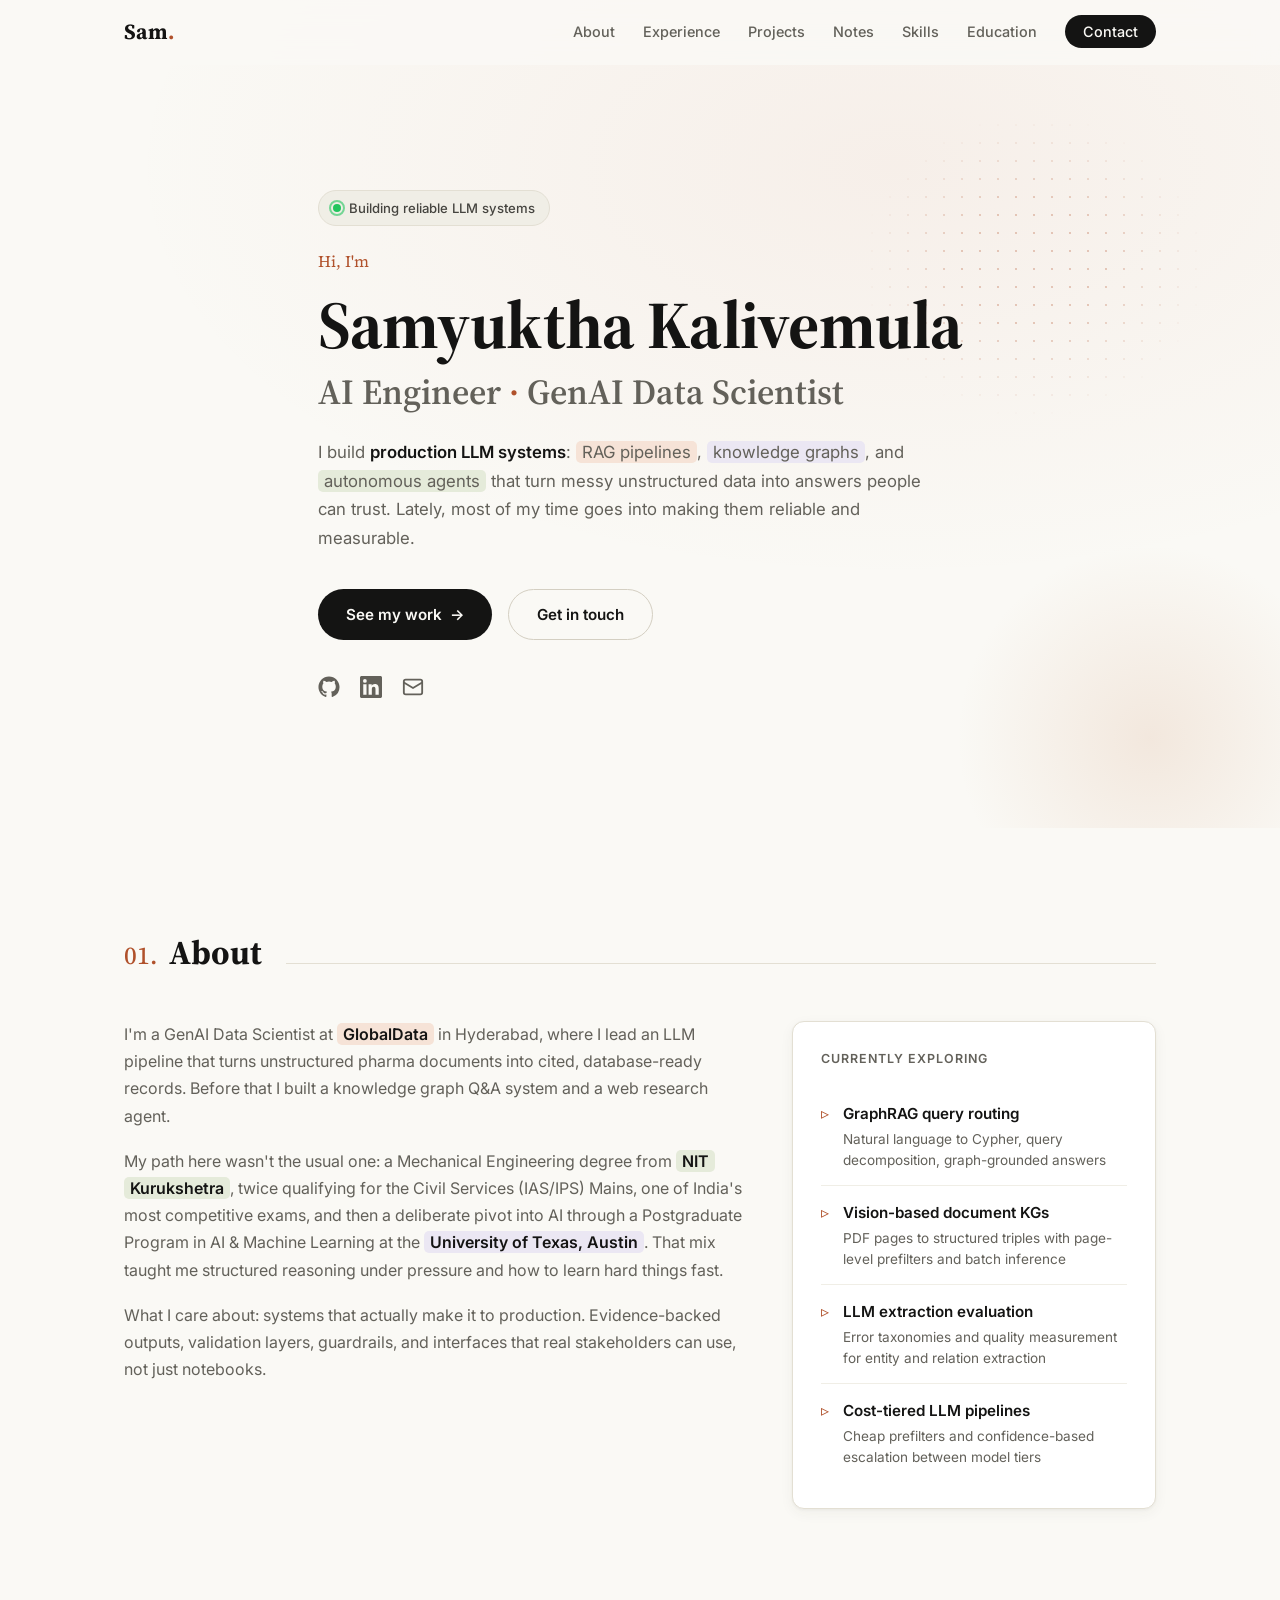
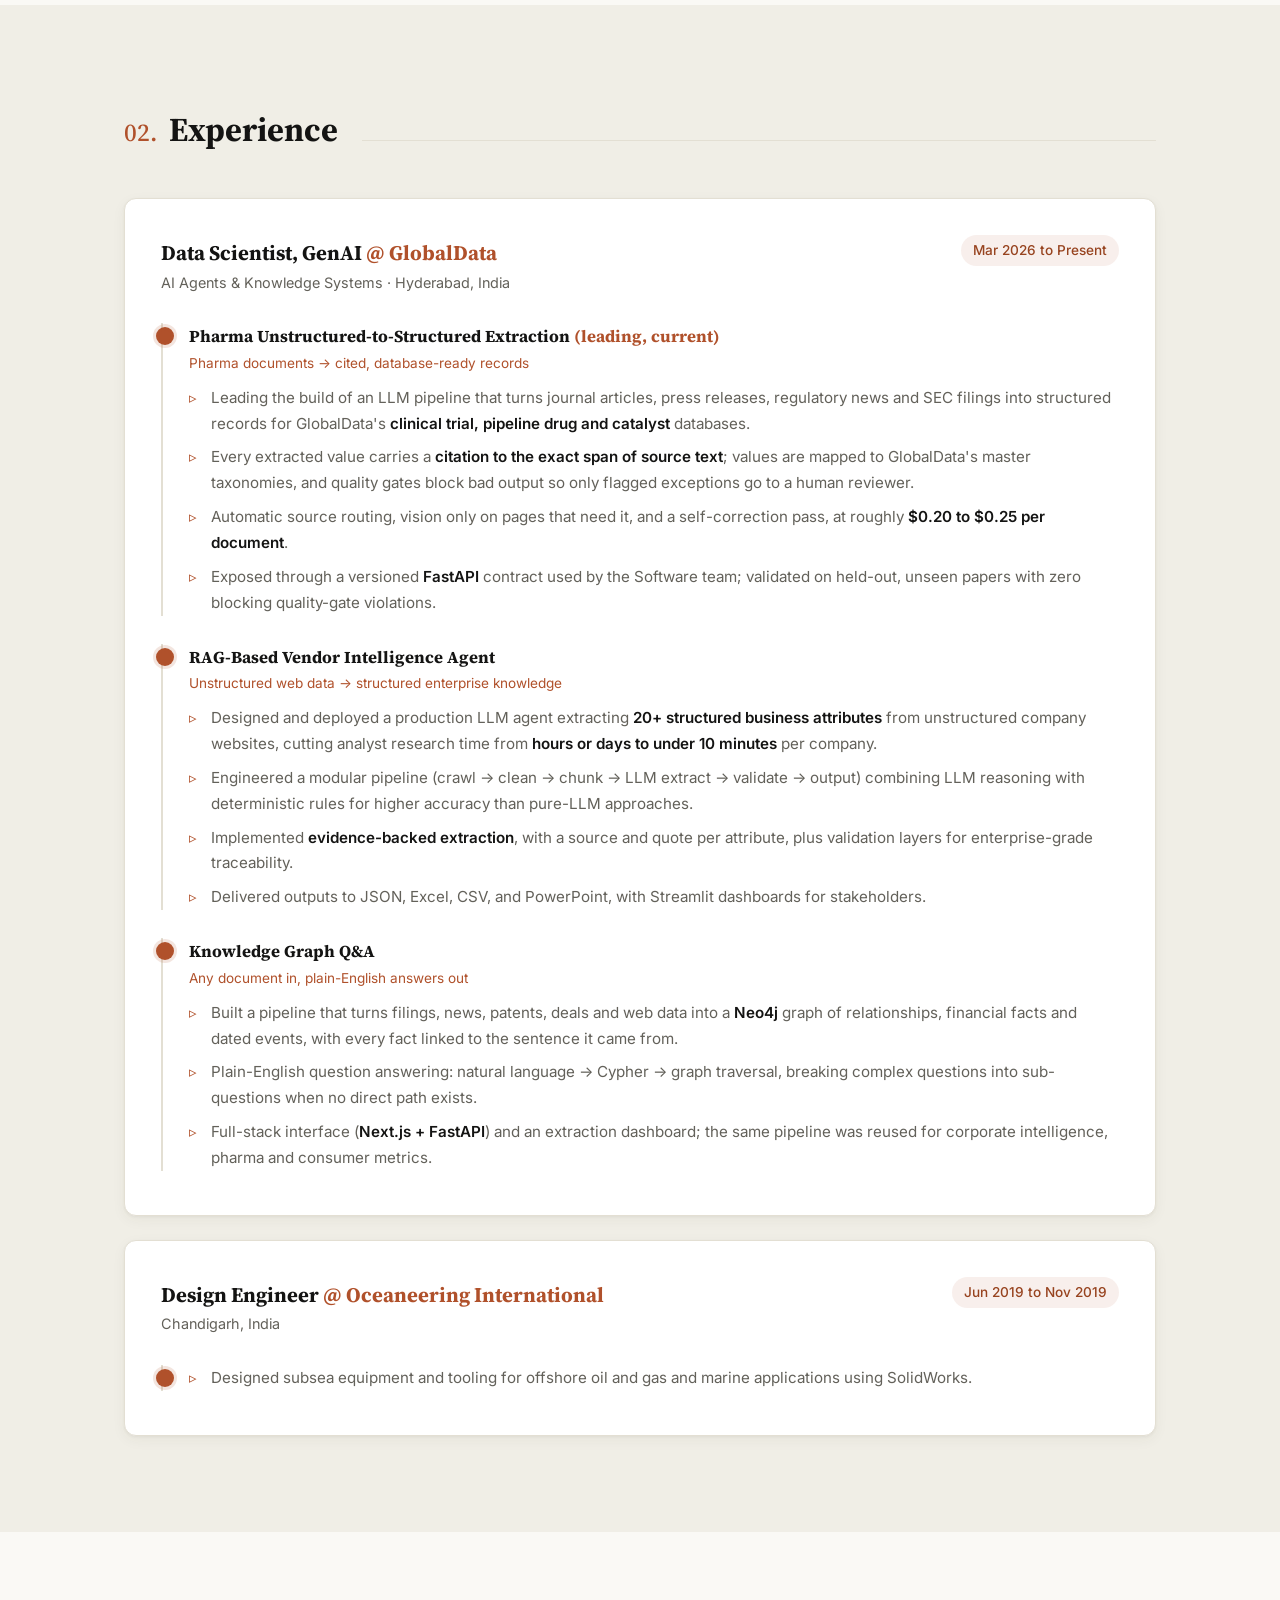
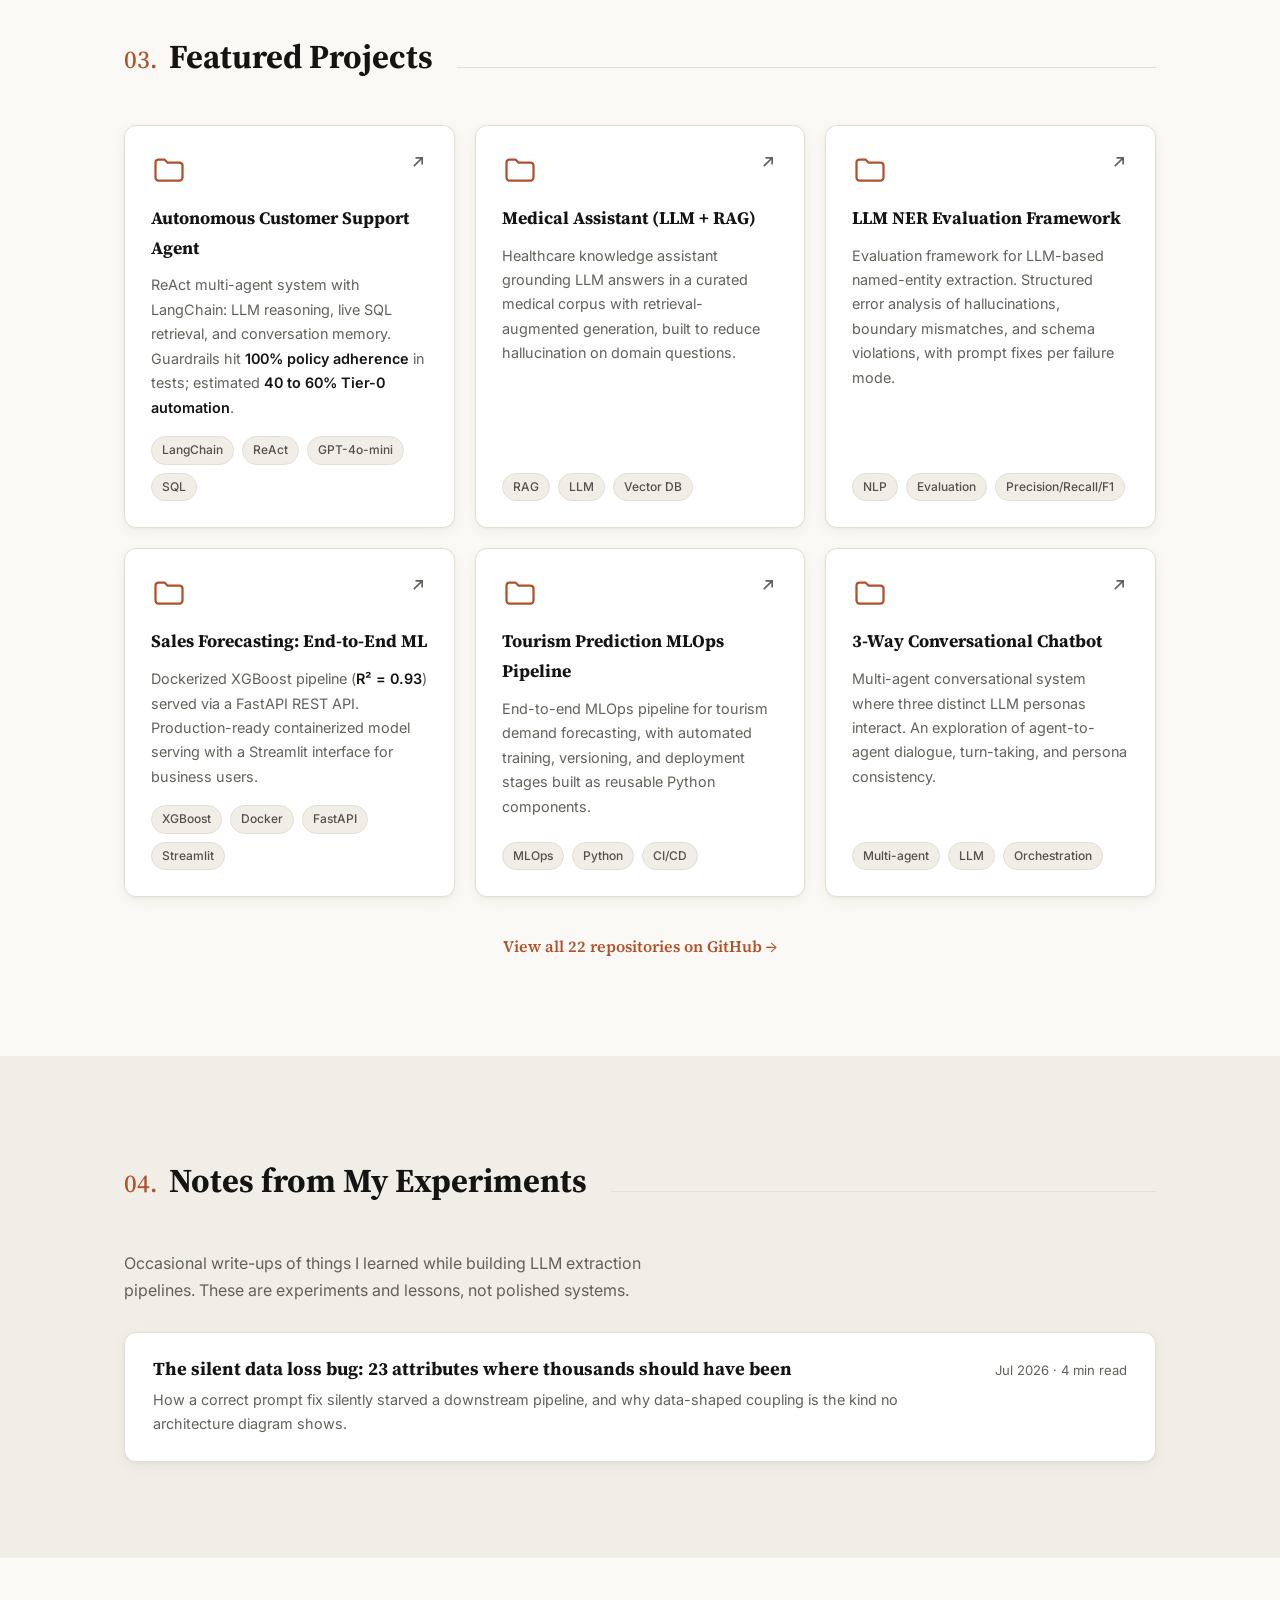
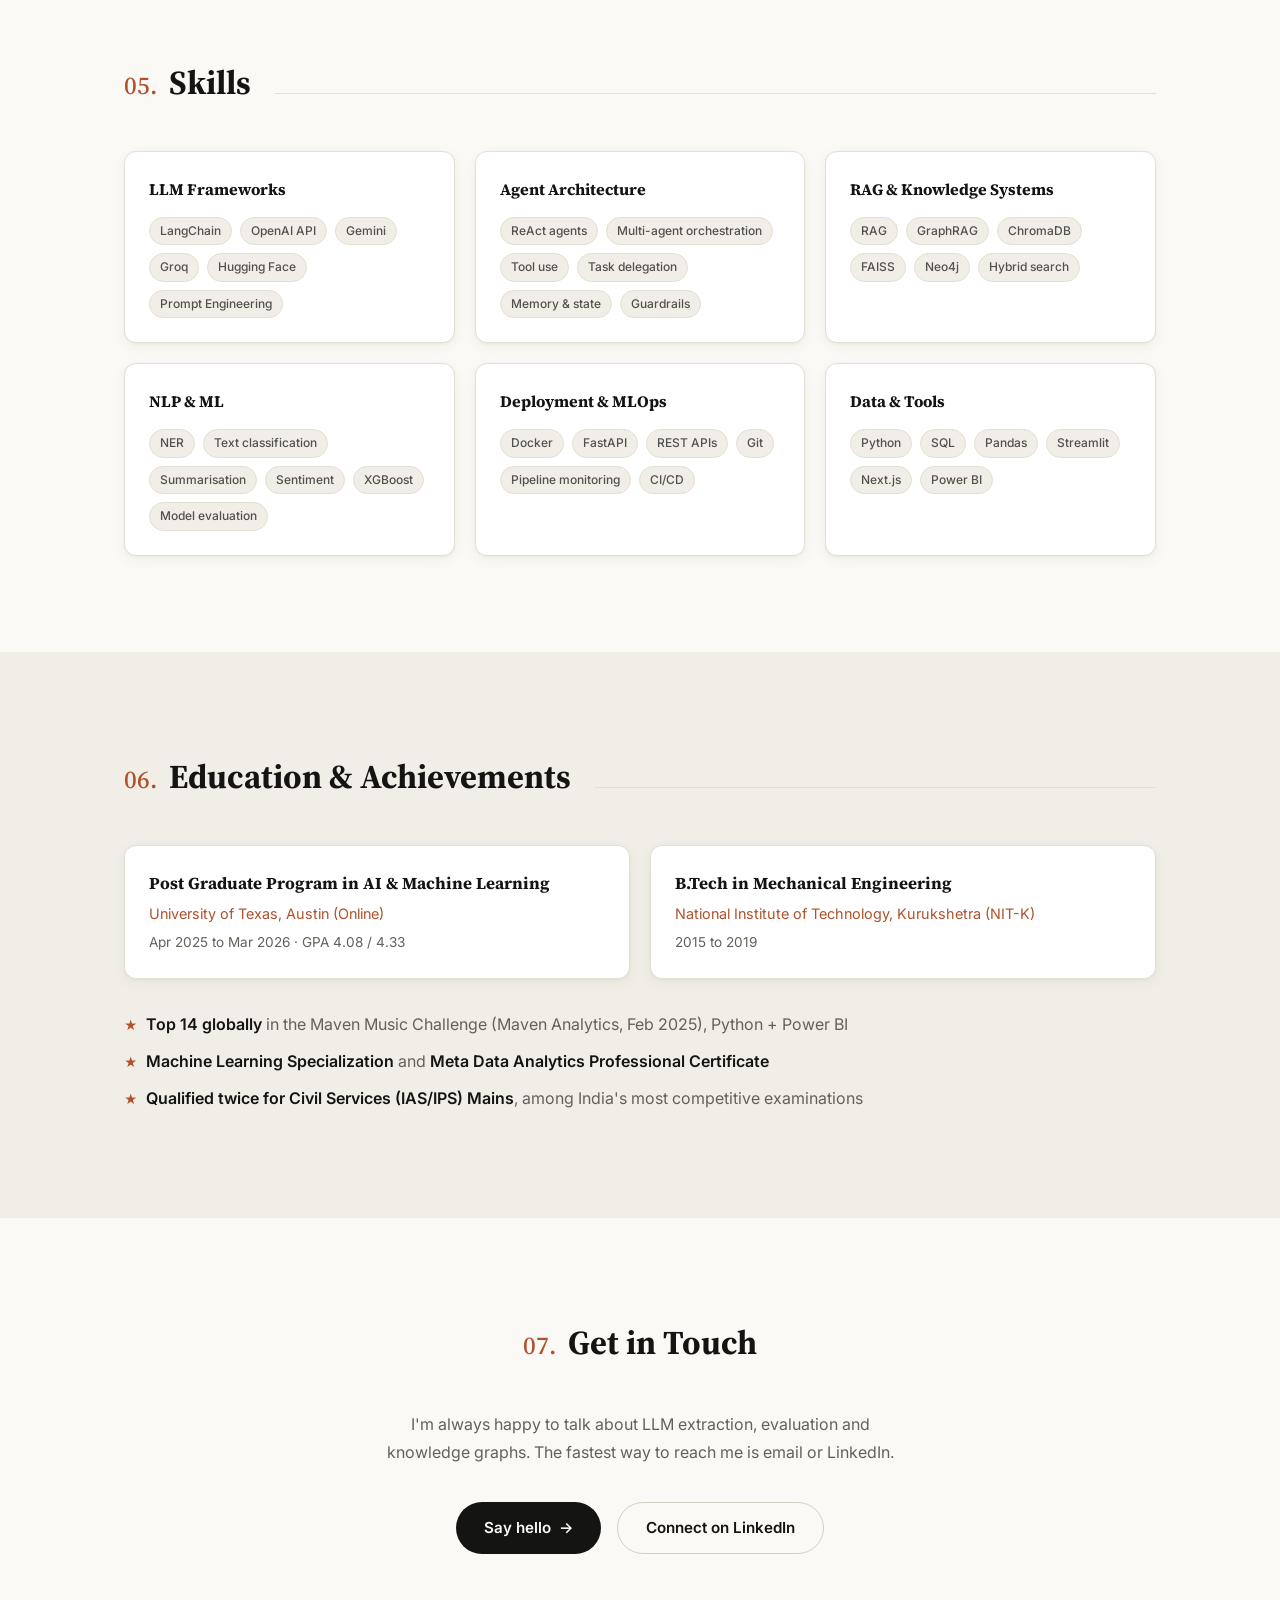
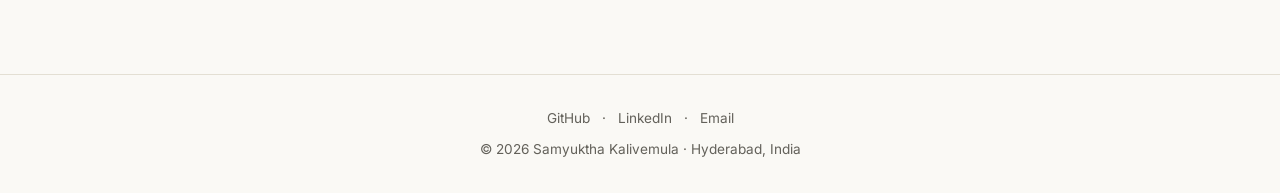
<file: index.html>
<!DOCTYPE html>
<html lang="en">
<head>
  <meta charset="UTF-8">
  <meta name="viewport" content="width=device-width, initial-scale=1.0">
  <title>Samyuktha Kalivemula | AI Engineer · GenAI Data Scientist</title>
  <meta name="description" content="AI Engineer specialising in production LLM systems, RAG pipelines, and autonomous agent architectures. Building end-to-end GenAI systems from experimentation to production.">
  <meta name="author" content="Samyuktha Kalivemula">

  <!-- Open Graph / LinkedIn preview -->
  <meta property="og:type" content="website">
  <meta property="og:title" content="Samyuktha Kalivemula | AI Engineer · GenAI Data Scientist">
  <meta property="og:description" content="Production LLM systems, RAG pipelines, and autonomous agent architectures, from experimentation to deployed systems serving real users.">
  <meta property="og:url" content="https://misssamyuktha.github.io/">
  <meta name="twitter:card" content="summary">

  <link rel="icon" type="image/svg+xml" href="favicon.svg">
  <link rel="preconnect" href="https://fonts.googleapis.com">
  <link rel="preconnect" href="https://fonts.gstatic.com" crossorigin>
  <link href="https://fonts.googleapis.com/css2?family=Inter:wght@400;500;600;700&family=Source+Serif+4:opsz,wght@8..60,600;8..60,700&display=swap" rel="stylesheet">
  <link rel="stylesheet" href="styles.css">
</head>
<body>

  <div class="scroll-progress" id="scrollProgress" aria-hidden="true"></div>

  <nav class="nav" id="nav">
    <div class="nav-inner">
      <a href="#top" class="nav-logo">Sam<span class="accent">.</span></a>
      <button class="nav-toggle" id="navToggle" aria-label="Toggle menu" aria-expanded="false">
        <span></span><span></span><span></span>
      </button>
      <ul class="nav-links" id="navLinks">
        <li><a href="#about">About</a></li>
        <li><a href="#experience">Experience</a></li>
        <li><a href="#projects">Projects</a></li>
        <li><a href="#notes">Notes</a></li>
        <li><a href="#skills">Skills</a></li>
        <li><a href="#education">Education</a></li>
        <li><a href="#contact" class="nav-cta">Contact</a></li>
      </ul>
    </div>
  </nav>

  <header class="hero" id="top">
    <div class="hero-deco" aria-hidden="true"></div>
    <div class="container">
      <p class="hero-badge reveal"><span class="pulse-dot"></span>Building reliable LLM systems</p>
      <p class="hero-eyebrow reveal">Hi, I'm</p>
      <h1 class="hero-name reveal">Samyuktha Kalivemula</h1>
      <h2 class="hero-title reveal">AI Engineer <span class="dot">·</span> GenAI Data Scientist</h2>
      <p class="hero-blurb reveal">
        I build <strong>production LLM systems</strong>: <span class="hl hl-blue">RAG pipelines</span>,
        <span class="hl hl-violet">knowledge graphs</span>, and <span class="hl hl-teal">autonomous agents</span>
        that turn messy unstructured data into answers people can trust.
        Lately, most of my time goes into making them reliable and measurable.
      </p>
      <div class="hero-actions reveal">
        <a class="btn btn-primary" href="#projects">See my work<span class="btn-arr">&rarr;</span></a>
        <a class="btn btn-ghost" href="#contact">Get in touch</a>
      </div>
      <div class="hero-social reveal">
        <a href="https://github.com/MissSamyuktha" target="_blank" rel="noopener" aria-label="GitHub">
          <svg viewBox="0 0 24 24" width="22" height="22" fill="currentColor"><path d="M12 .5C5.65.5.5 5.65.5 12c0 5.08 3.29 9.39 7.86 10.91.58.11.79-.25.79-.55v-2.15c-3.2.7-3.87-1.36-3.87-1.36-.52-1.33-1.28-1.68-1.28-1.68-1.04-.71.08-.7.08-.7 1.15.08 1.76 1.19 1.76 1.19 1.03 1.75 2.69 1.25 3.35.95.1-.74.4-1.25.72-1.54-2.55-.29-5.24-1.28-5.24-5.68 0-1.26.45-2.28 1.19-3.09-.12-.29-.52-1.46.11-3.05 0 0 .97-.31 3.18 1.18a11.1 11.1 0 0 1 5.79 0c2.2-1.49 3.17-1.18 3.17-1.18.63 1.59.23 2.76.12 3.05.74.81 1.18 1.83 1.18 3.09 0 4.41-2.69 5.38-5.25 5.67.41.35.77 1.05.77 2.12v3.15c0 .3.21.66.8.55A11.51 11.51 0 0 0 23.5 12C23.5 5.65 18.35.5 12 .5z"/></svg>
        </a>
        <a href="https://www.linkedin.com/in/samyuktha-kalivemula/" target="_blank" rel="noopener" aria-label="LinkedIn">
          <svg viewBox="0 0 24 24" width="22" height="22" fill="currentColor"><path d="M20.45 20.45h-3.55v-5.57c0-1.33-.03-3.04-1.85-3.04-1.86 0-2.14 1.45-2.14 2.94v5.67H9.35V9h3.41v1.56h.05c.48-.9 1.64-1.85 3.37-1.85 3.6 0 4.27 2.37 4.27 5.46v6.28zM5.34 7.43a2.06 2.06 0 1 1 0-4.12 2.06 2.06 0 0 1 0 4.12zM7.12 20.45H3.56V9h3.56v11.45zM22.23 0H1.77C.79 0 0 .77 0 1.72v20.56C0 23.23.79 24 1.77 24h20.45c.98 0 1.78-.77 1.78-1.72V1.72C24 .77 23.2 0 22.23 0z"/></svg>
        </a>
        <a href="mailto:samyukthakcontactinfo@gmail.com" aria-label="Email">
          <svg viewBox="0 0 24 24" width="22" height="22" fill="none" stroke="currentColor" stroke-width="2"><rect x="2" y="4" width="20" height="16" rx="2"/><path d="m2 7 10 6L22 7"/></svg>
        </a>
      </div>
    </div>
  </header>

  <main>
    <section class="section" id="about">
      <div class="container">
        <h2 class="section-title reveal"><span class="section-num">01.</span> About</h2>
        <div class="about-grid reveal">
          <div class="about-text">
            <p>
              I'm a GenAI Data Scientist at <span class="hl hl-blue"><strong>GlobalData</strong></span> in Hyderabad, where I lead an LLM pipeline that
              turns unstructured pharma documents into cited, database-ready records. Before that I built a knowledge graph
              Q&amp;A system and a web research agent.
            </p>
            <p>
              My path here wasn't the usual one: a Mechanical Engineering degree from
              <span class="hl hl-teal"><strong>NIT Kurukshetra</strong></span>, twice qualifying for the Civil Services (IAS/IPS) Mains, one of
              India's most competitive exams, and then a deliberate pivot into AI through a Postgraduate Program
              in AI &amp; Machine Learning at the <span class="hl hl-violet"><strong>University of Texas, Austin</strong></span>. That mix taught me
              structured reasoning under pressure and how to learn hard things fast.
            </p>
            <p>
              What I care about: systems that actually make it to production. Evidence-backed outputs,
              validation layers, guardrails, and interfaces that real stakeholders can use, not just notebooks.
            </p>
          </div>
          <aside class="explore-card reveal">
            <h3>Currently exploring</h3>
            <ul>
              <li><span class="explore-name">GraphRAG query routing</span><span class="explore-desc">Natural language to Cypher, query decomposition, graph-grounded answers</span></li>
              <li><span class="explore-name">Vision-based document KGs</span><span class="explore-desc">PDF pages to structured triples with page-level prefilters and batch inference</span></li>
              <li><span class="explore-name">LLM extraction evaluation</span><span class="explore-desc">Error taxonomies and quality measurement for entity and relation extraction</span></li>
              <li><span class="explore-name">Cost-tiered LLM pipelines</span><span class="explore-desc">Cheap prefilters and confidence-based escalation between model tiers</span></li>
            </ul>
          </aside>
        </div>
      </div>
    </section>

    <section class="section" id="experience">
      <div class="container">
        <h2 class="section-title reveal"><span class="section-num">02.</span> Experience</h2>
        <div class="xp-card reveal">
          <div class="xp-head">
            <div>
              <h3>Data Scientist, GenAI <span class="xp-org">@ GlobalData</span></h3>
              <p class="xp-sub">AI Agents &amp; Knowledge Systems · Hyderabad, India</p>
            </div>
            <span class="xp-date">Mar 2026 to Present</span>
          </div>

          <div class="xp-project">
            <h4>Pharma Unstructured-to-Structured Extraction <span class="xp-org">(leading, current)</span></h4>
            <p class="xp-tagline">Pharma documents → cited, database-ready records</p>
            <ul>
              <li>Leading the build of an LLM pipeline that turns journal articles, press releases, regulatory news and SEC filings into structured records for GlobalData's <strong>clinical trial, pipeline drug and catalyst</strong> databases.</li>
              <li>Every extracted value carries a <strong>citation to the exact span of source text</strong>; values are mapped to GlobalData's master taxonomies, and quality gates block bad output so only flagged exceptions go to a human reviewer.</li>
              <li>Automatic source routing, vision only on pages that need it, and a self-correction pass, at roughly <strong>$0.20 to $0.25 per document</strong>.</li>
              <li>Exposed through a versioned <strong>FastAPI</strong> contract used by the Software team; validated on held-out, unseen papers with zero blocking quality-gate violations.</li>
            </ul>
          </div>

          <div class="xp-project">
            <h4>RAG-Based Vendor Intelligence Agent</h4>
            <p class="xp-tagline">Unstructured web data → structured enterprise knowledge</p>
            <ul>
              <li>Designed and deployed a production LLM agent extracting <strong>20+ structured business attributes</strong> from unstructured company websites, cutting analyst research time from <strong>hours or days to under 10 minutes</strong> per company.</li>
              <li>Engineered a modular pipeline (crawl → clean → chunk → LLM extract → validate → output) combining LLM reasoning with deterministic rules for higher accuracy than pure-LLM approaches.</li>
              <li>Implemented <strong>evidence-backed extraction</strong>, with a source and quote per attribute, plus validation layers for enterprise-grade traceability.</li>
              <li>Delivered outputs to JSON, Excel, CSV, and PowerPoint, with Streamlit dashboards for stakeholders.</li>
            </ul>
          </div>

          <div class="xp-project">
            <h4>Knowledge Graph Q&amp;A</h4>
            <p class="xp-tagline">Any document in, plain-English answers out</p>
            <ul>
              <li>Built a pipeline that turns filings, news, patents, deals and web data into a <strong>Neo4j</strong> graph of relationships, financial facts and dated events, with every fact linked to the sentence it came from.</li>
              <li>Plain-English question answering: natural language → Cypher → graph traversal, breaking complex questions into sub-questions when no direct path exists.</li>
              <li>Full-stack interface (<strong>Next.js + FastAPI</strong>) and an extraction dashboard; the same pipeline was reused for corporate intelligence, pharma and consumer metrics.</li>
            </ul>
          </div>
        </div>
        <div class="xp-card reveal" style="margin-top:1.5rem">
          <div class="xp-head">
            <div>
              <h3>Design Engineer <span class="xp-org">@ Oceaneering International</span></h3>
              <p class="xp-sub">Chandigarh, India</p>
            </div>
            <span class="xp-date">Jun 2019 to Nov 2019</span>
          </div>
          <div class="xp-project">
            <ul>
              <li>Designed subsea equipment and tooling for offshore oil and gas and marine applications using SolidWorks.</li>
            </ul>
          </div>
        </div>
      </div>
    </section>

    <section class="section" id="projects">
      <div class="container">
        <h2 class="section-title reveal"><span class="section-num">03.</span> Featured Projects</h2>
        <div class="project-grid">
          <a class="project-card reveal" href="https://github.com/MissSamyuktha/customer-support-ai-agent" target="_blank" rel="noopener">
            <div class="project-top">
              <svg class="folder" viewBox="0 0 24 24" width="36" height="36" fill="none" stroke="currentColor" stroke-width="1.5"><path d="M3 7a2 2 0 0 1 2-2h4l2 2h8a2 2 0 0 1 2 2v8a2 2 0 0 1-2 2H5a2 2 0 0 1-2-2V7z"/></svg>
              <svg class="ext" viewBox="0 0 24 24" width="20" height="20" fill="none" stroke="currentColor" stroke-width="2"><path d="M7 17 17 7M9 7h8v8"/></svg>
            </div>
            <h3>Autonomous Customer Support Agent</h3>
            <p>ReAct multi-agent system with LangChain: LLM reasoning, live SQL retrieval, and conversation memory. Guardrails hit <strong>100% policy adherence</strong> in tests; estimated <strong>40 to 60% Tier-0 automation</strong>.</p>
            <ul class="tags"><li>LangChain</li><li>ReAct</li><li>GPT-4o-mini</li><li>SQL</li></ul>
          </a>

          <a class="project-card reveal" href="https://github.com/MissSamyuktha/Medical-Assistant-LLM-RAG-Model" target="_blank" rel="noopener">
            <div class="project-top">
              <svg class="folder" viewBox="0 0 24 24" width="36" height="36" fill="none" stroke="currentColor" stroke-width="1.5"><path d="M3 7a2 2 0 0 1 2-2h4l2 2h8a2 2 0 0 1 2 2v8a2 2 0 0 1-2 2H5a2 2 0 0 1-2-2V7z"/></svg>
              <svg class="ext" viewBox="0 0 24 24" width="20" height="20" fill="none" stroke="currentColor" stroke-width="2"><path d="M7 17 17 7M9 7h8v8"/></svg>
            </div>
            <h3>Medical Assistant (LLM + RAG)</h3>
            <p>Healthcare knowledge assistant grounding LLM answers in a curated medical corpus with retrieval-augmented generation, built to reduce hallucination on domain questions.</p>
            <ul class="tags"><li>RAG</li><li>LLM</li><li>Vector DB</li></ul>
          </a>

          <a class="project-card reveal" href="https://github.com/MissSamyuktha/llm-chat-ner-evaluation-realestate" target="_blank" rel="noopener">
            <div class="project-top">
              <svg class="folder" viewBox="0 0 24 24" width="36" height="36" fill="none" stroke="currentColor" stroke-width="1.5"><path d="M3 7a2 2 0 0 1 2-2h4l2 2h8a2 2 0 0 1 2 2v8a2 2 0 0 1-2 2H5a2 2 0 0 1-2-2V7z"/></svg>
              <svg class="ext" viewBox="0 0 24 24" width="20" height="20" fill="none" stroke="currentColor" stroke-width="2"><path d="M7 17 17 7M9 7h8v8"/></svg>
            </div>
            <h3>LLM NER Evaluation Framework</h3>
            <p>Evaluation framework for LLM-based named-entity extraction. Structured error analysis of hallucinations, boundary mismatches, and schema violations, with prompt fixes per failure mode.</p>
            <ul class="tags"><li>NLP</li><li>Evaluation</li><li>Precision/Recall/F1</li></ul>
          </a>

          <a class="project-card reveal" href="https://github.com/MissSamyuktha/Sales-Forecasting-End-to-End-ML" target="_blank" rel="noopener">
            <div class="project-top">
              <svg class="folder" viewBox="0 0 24 24" width="36" height="36" fill="none" stroke="currentColor" stroke-width="1.5"><path d="M3 7a2 2 0 0 1 2-2h4l2 2h8a2 2 0 0 1 2 2v8a2 2 0 0 1-2 2H5a2 2 0 0 1-2-2V7z"/></svg>
              <svg class="ext" viewBox="0 0 24 24" width="20" height="20" fill="none" stroke="currentColor" stroke-width="2"><path d="M7 17 17 7M9 7h8v8"/></svg>
            </div>
            <h3>Sales Forecasting: End-to-End ML</h3>
            <p>Dockerized XGBoost pipeline (<strong>R² = 0.93</strong>) served via a FastAPI REST API. Production-ready containerized model serving with a Streamlit interface for business users.</p>
            <ul class="tags"><li>XGBoost</li><li>Docker</li><li>FastAPI</li><li>Streamlit</li></ul>
          </a>

          <a class="project-card reveal" href="https://github.com/MissSamyuktha/tourism-prediction-mlops-pipeline" target="_blank" rel="noopener">
            <div class="project-top">
              <svg class="folder" viewBox="0 0 24 24" width="36" height="36" fill="none" stroke="currentColor" stroke-width="1.5"><path d="M3 7a2 2 0 0 1 2-2h4l2 2h8a2 2 0 0 1 2 2v8a2 2 0 0 1-2 2H5a2 2 0 0 1-2-2V7z"/></svg>
              <svg class="ext" viewBox="0 0 24 24" width="20" height="20" fill="none" stroke="currentColor" stroke-width="2"><path d="M7 17 17 7M9 7h8v8"/></svg>
            </div>
            <h3>Tourism Prediction MLOps Pipeline</h3>
            <p>End-to-end MLOps pipeline for tourism demand forecasting, with automated training, versioning, and deployment stages built as reusable Python components.</p>
            <ul class="tags"><li>MLOps</li><li>Python</li><li>CI/CD</li></ul>
          </a>

          <a class="project-card reveal" href="https://github.com/MissSamyuktha/3-way-conversational-chatbot" target="_blank" rel="noopener">
            <div class="project-top">
              <svg class="folder" viewBox="0 0 24 24" width="36" height="36" fill="none" stroke="currentColor" stroke-width="1.5"><path d="M3 7a2 2 0 0 1 2-2h4l2 2h8a2 2 0 0 1 2 2v8a2 2 0 0 1-2 2H5a2 2 0 0 1-2-2V7z"/></svg>
              <svg class="ext" viewBox="0 0 24 24" width="20" height="20" fill="none" stroke="currentColor" stroke-width="2"><path d="M7 17 17 7M9 7h8v8"/></svg>
            </div>
            <h3>3-Way Conversational Chatbot</h3>
            <p>Multi-agent conversational system where three distinct LLM personas interact. An exploration of agent-to-agent dialogue, turn-taking, and persona consistency.</p>
            <ul class="tags"><li>Multi-agent</li><li>LLM</li><li>Orchestration</li></ul>
          </a>
        </div>
        <p class="more-link reveal">
          <a href="https://github.com/MissSamyuktha?tab=repositories" target="_blank" rel="noopener">View all 22 repositories on GitHub →</a>
        </p>
      </div>
    </section>

    <section class="section" id="notes">
      <div class="container">
        <h2 class="section-title reveal"><span class="section-num">04.</span> Notes from My Experiments</h2>
        <p class="notes-intro reveal">
          Occasional write-ups of things I learned while building LLM extraction pipelines.
          These are experiments and lessons, not polished systems.
        </p>
        <a class="note-item reveal" href="notes/silent-data-loss-in-llm-pipelines.html">
          <div class="note-text">
            <h3>The silent data loss bug: 23 attributes where thousands should have been</h3>
            <p>How a correct prompt fix silently starved a downstream pipeline, and why data-shaped coupling is the kind no architecture diagram shows.</p>
          </div>
          <span class="note-meta">Jul 2026 &middot; 4 min read</span>
        </a>
      </div>
    </section>

    <section class="section" id="skills">
      <div class="container">
        <h2 class="section-title reveal"><span class="section-num">05.</span> Skills</h2>
        <div class="skills-grid">
          <div class="skill-group reveal">
            <h3>LLM Frameworks</h3>
            <ul class="tags"><li>LangChain</li><li>OpenAI API</li><li>Gemini</li><li>Groq</li><li>Hugging Face</li><li>Prompt Engineering</li></ul>
          </div>
          <div class="skill-group reveal">
            <h3>Agent Architecture</h3>
            <ul class="tags"><li>ReAct agents</li><li>Multi-agent orchestration</li><li>Tool use</li><li>Task delegation</li><li>Memory &amp; state</li><li>Guardrails</li></ul>
          </div>
          <div class="skill-group reveal">
            <h3>RAG &amp; Knowledge Systems</h3>
            <ul class="tags"><li>RAG</li><li>GraphRAG</li><li>ChromaDB</li><li>FAISS</li><li>Neo4j</li><li>Hybrid search</li></ul>
          </div>
          <div class="skill-group reveal">
            <h3>NLP &amp; ML</h3>
            <ul class="tags"><li>NER</li><li>Text classification</li><li>Summarisation</li><li>Sentiment</li><li>XGBoost</li><li>Model evaluation</li></ul>
          </div>
          <div class="skill-group reveal">
            <h3>Deployment &amp; MLOps</h3>
            <ul class="tags"><li>Docker</li><li>FastAPI</li><li>REST APIs</li><li>Git</li><li>Pipeline monitoring</li><li>CI/CD</li></ul>
          </div>
          <div class="skill-group reveal">
            <h3>Data &amp; Tools</h3>
            <ul class="tags"><li>Python</li><li>SQL</li><li>Pandas</li><li>Streamlit</li><li>Next.js</li><li>Power BI</li></ul>
          </div>
        </div>
      </div>
    </section>

    <section class="section" id="education">
      <div class="container">
        <h2 class="section-title reveal"><span class="section-num">06.</span> Education &amp; Achievements</h2>
        <div class="edu-grid">
          <div class="edu-card reveal">
            <h3>Post Graduate Program in AI &amp; Machine Learning</h3>
            <p class="edu-org">University of Texas, Austin (Online)</p>
            <p class="edu-meta">Apr 2025 to Mar 2026 · GPA 4.08 / 4.33</p>
          </div>
          <div class="edu-card reveal">
            <h3>B.Tech in Mechanical Engineering</h3>
            <p class="edu-org">National Institute of Technology, Kurukshetra (NIT-K)</p>
            <p class="edu-meta">2015 to 2019</p>
          </div>
        </div>
        <ul class="achievements reveal">
          <li><strong>Top 14 globally</strong> in the Maven Music Challenge (Maven Analytics, Feb 2025), Python + Power BI</li>
          <li><strong>Machine Learning Specialization</strong> and <strong>Meta Data Analytics Professional Certificate</strong></li>
          <li><strong>Qualified twice for Civil Services (IAS/IPS) Mains</strong>, among India's most competitive examinations</li>
        </ul>
      </div>
    </section>

    <section class="section section-contact" id="contact">
      <div class="container">
        <h2 class="section-title reveal"><span class="section-num">07.</span> Get in Touch</h2>
        <p class="contact-blurb reveal">
          I'm always happy to talk about LLM extraction, evaluation and knowledge graphs. The fastest way to reach me is email or LinkedIn.
        </p>
        <div class="contact-actions reveal">
          <a class="btn btn-primary" href="mailto:samyukthakcontactinfo@gmail.com">Say hello<span class="btn-arr">&rarr;</span></a>
          <a class="btn btn-ghost" href="https://www.linkedin.com/in/samyuktha-kalivemula/" target="_blank" rel="noopener">Connect on LinkedIn</a>
        </div>
      </div>
    </section>
  </main>

  <footer class="footer">
    <div class="container">
      <div class="footer-social">
        <a href="https://github.com/MissSamyuktha" target="_blank" rel="noopener">GitHub</a>
        <span>·</span>
        <a href="https://www.linkedin.com/in/samyuktha-kalivemula/" target="_blank" rel="noopener">LinkedIn</a>
        <span>·</span>
        <a href="mailto:samyukthakcontactinfo@gmail.com">Email</a>
      </div>
      <p>© 2026 Samyuktha Kalivemula · Hyderabad, India</p>
    </div>
  </footer>

  <a href="#top" class="back-top" id="backTop" aria-label="Back to top">
    <svg viewBox="0 0 24 24" width="18" height="18" fill="none" stroke="currentColor" stroke-width="2.5"><path d="M12 19V5m-7 7 7-7 7 7"/></svg>
  </a>

  <script src="script.js"></script>
</body>
</html>
</file>
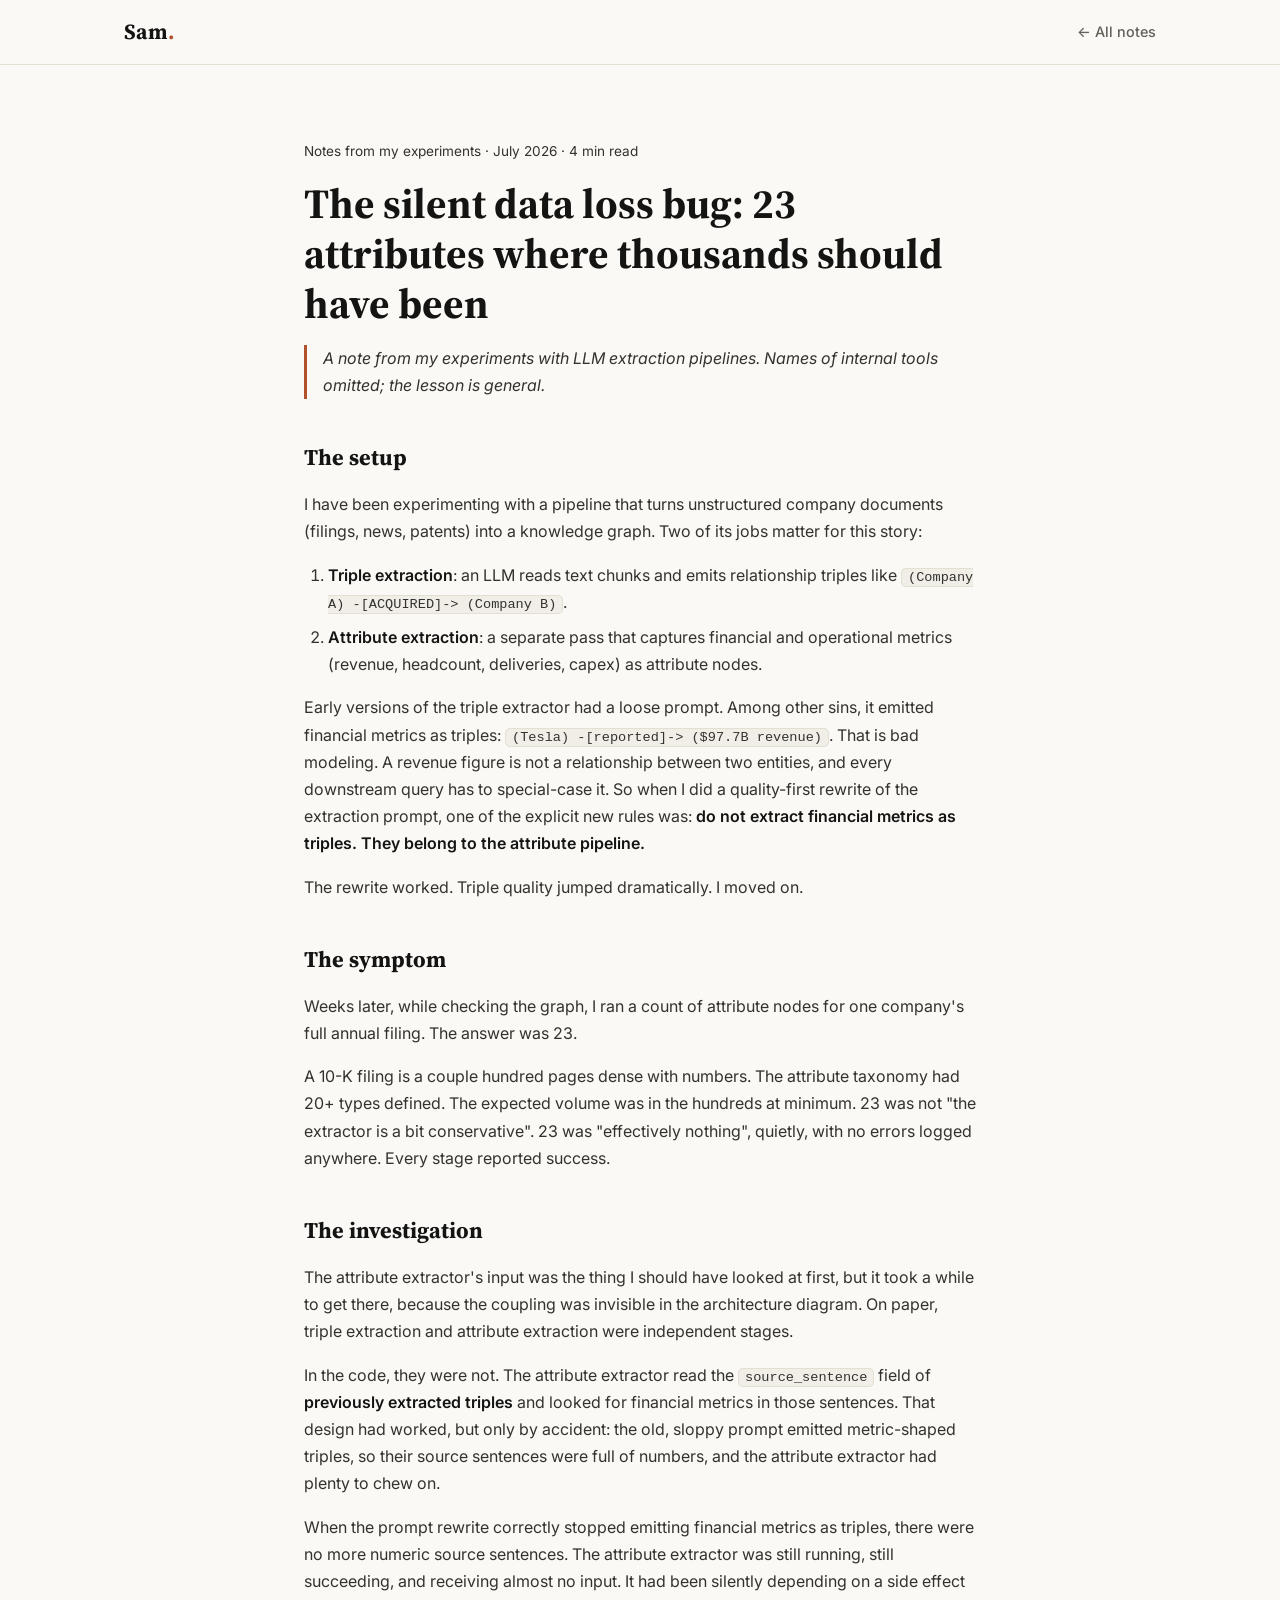
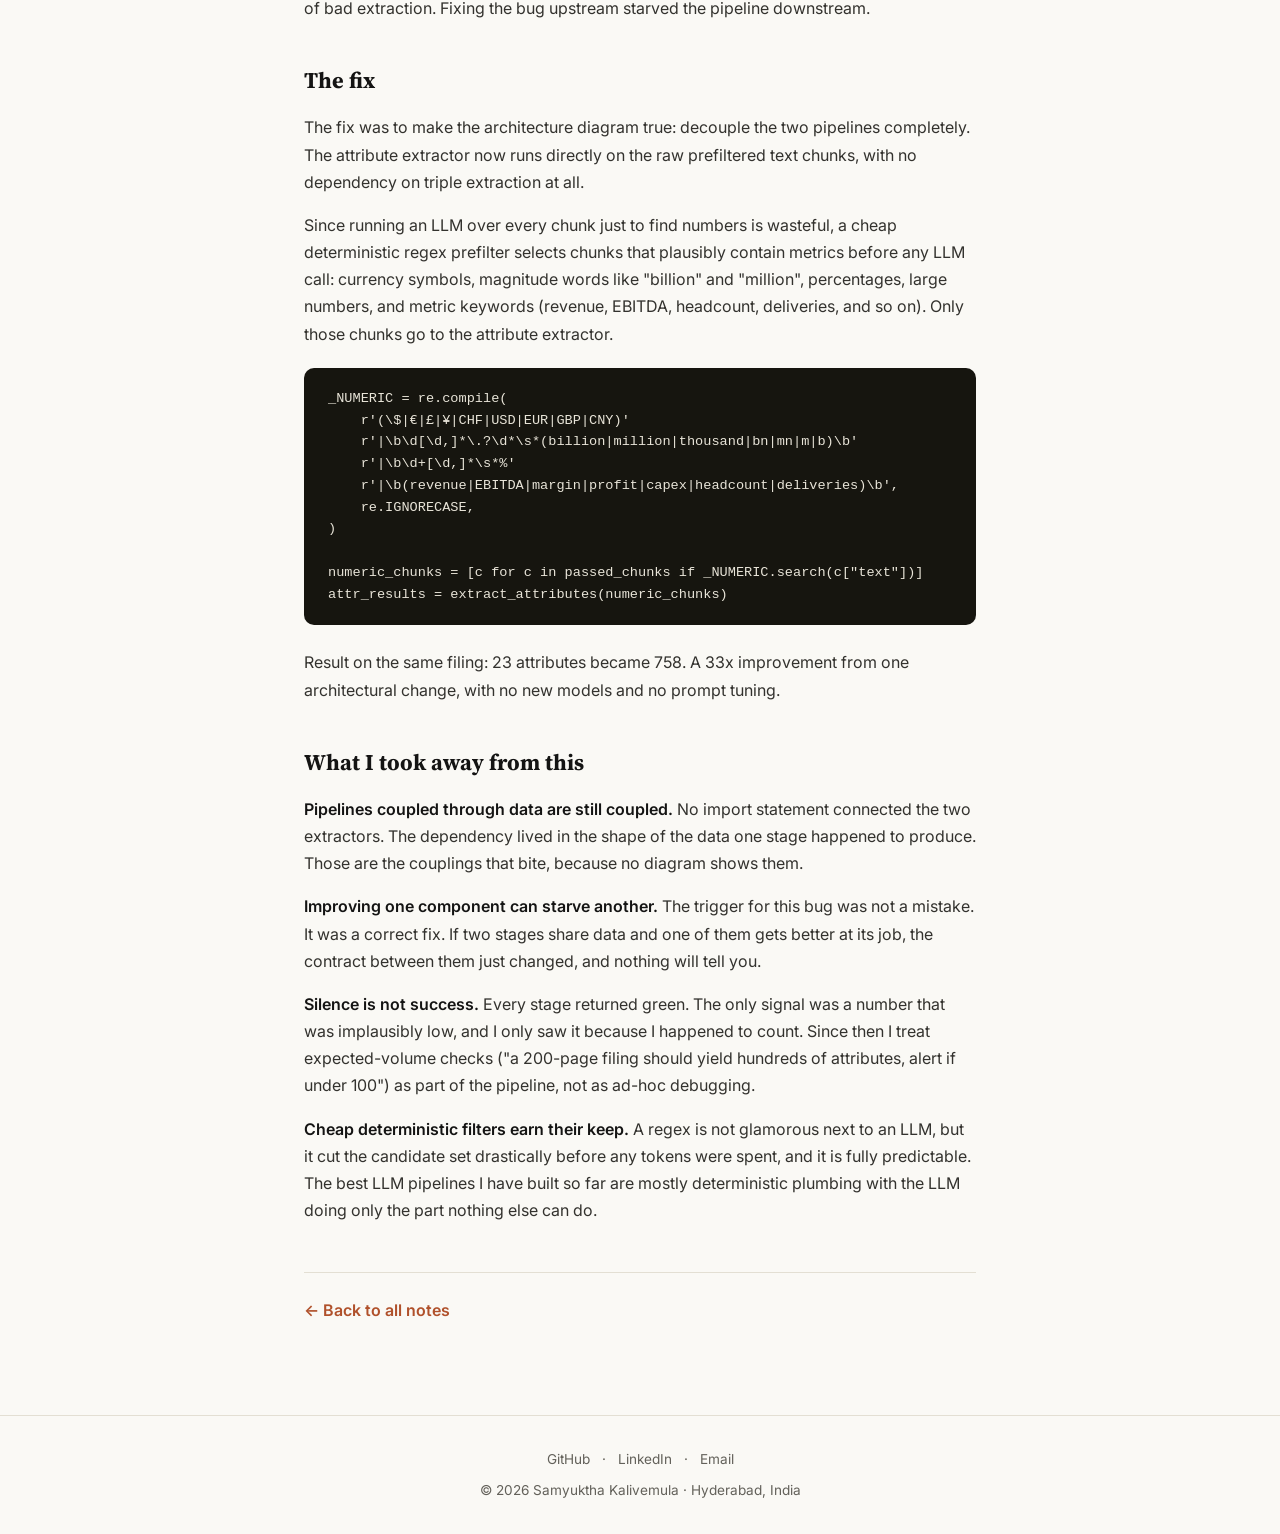
<file: notes/silent-data-loss-in-llm-pipelines.html>
<!DOCTYPE html>
<html lang="en">
<head>
  <meta charset="UTF-8">
  <meta name="viewport" content="width=device-width, initial-scale=1.0">
  <title>The silent data loss bug | Samyuktha Kalivemula</title>
  <meta name="description" content="How a correct prompt fix silently starved a downstream LLM pipeline: 23 attributes where thousands should have been, and the decoupling fix that got to 758.">
  <meta name="author" content="Samyuktha Kalivemula">

  <meta property="og:type" content="article">
  <meta property="og:title" content="The silent data loss bug: 23 attributes where thousands should have been">
  <meta property="og:description" content="How a correct prompt fix silently starved a downstream LLM pipeline, and why data-shaped coupling is the kind no diagram shows.">
  <meta property="og:url" content="https://misssamyuktha.github.io/notes/silent-data-loss-in-llm-pipelines.html">
  <meta name="twitter:card" content="summary">

  <link rel="icon" type="image/svg+xml" href="../favicon.svg">
  <link rel="preconnect" href="https://fonts.googleapis.com">
  <link rel="preconnect" href="https://fonts.gstatic.com" crossorigin>
  <link href="https://fonts.googleapis.com/css2?family=Inter:wght@400;500;600;700&family=Source+Serif+4:opsz,wght@8..60,600;8..60,700&display=swap" rel="stylesheet">
  <link rel="stylesheet" href="../styles.css">
</head>
<body>

  <nav class="nav scrolled">
    <div class="nav-inner">
      <a href="../" class="nav-logo">Sam<span class="accent">.</span></a>
      <a href="../#notes" class="nav-back">&larr; All notes</a>
    </div>
  </nav>

  <main class="article">
    <p class="article-meta">Notes from my experiments &middot; July 2026 &middot; 4 min read</p>
    <h1>The silent data loss bug: 23 attributes where thousands should have been</h1>
    <p class="article-lede">A note from my experiments with LLM extraction pipelines. Names of internal tools omitted; the lesson is general.</p>

    <h2>The setup</h2>
    <p>
      I have been experimenting with a pipeline that turns unstructured company documents (filings, news, patents)
      into a knowledge graph. Two of its jobs matter for this story:
    </p>
    <ol>
      <li><strong>Triple extraction</strong>: an LLM reads text chunks and emits relationship triples like <code>(Company A) -[ACQUIRED]-&gt; (Company B)</code>.</li>
      <li><strong>Attribute extraction</strong>: a separate pass that captures financial and operational metrics (revenue, headcount, deliveries, capex) as attribute nodes.</li>
    </ol>
    <p>
      Early versions of the triple extractor had a loose prompt. Among other sins, it emitted financial metrics
      as triples: <code>(Tesla) -[reported]-&gt; ($97.7B revenue)</code>. That is bad modeling. A revenue figure is
      not a relationship between two entities, and every downstream query has to special-case it. So when I did a
      quality-first rewrite of the extraction prompt, one of the explicit new rules was:
      <strong>do not extract financial metrics as triples. They belong to the attribute pipeline.</strong>
    </p>
    <p>The rewrite worked. Triple quality jumped dramatically. I moved on.</p>

    <h2>The symptom</h2>
    <p>
      Weeks later, while checking the graph, I ran a count of attribute nodes for one company's full annual filing.
      The answer was 23.
    </p>
    <p>
      A 10-K filing is a couple hundred pages dense with numbers. The attribute taxonomy had 20+ types defined.
      The expected volume was in the hundreds at minimum. 23 was not "the extractor is a bit conservative".
      23 was "effectively nothing", quietly, with no errors logged anywhere. Every stage reported success.
    </p>

    <h2>The investigation</h2>
    <p>
      The attribute extractor's input was the thing I should have looked at first, but it took a while to get there,
      because the coupling was invisible in the architecture diagram. On paper, triple extraction and attribute
      extraction were independent stages.
    </p>
    <p>
      In the code, they were not. The attribute extractor read the <code>source_sentence</code> field of
      <strong>previously extracted triples</strong> and looked for financial metrics in those sentences. That design
      had worked, but only by accident: the old, sloppy prompt emitted metric-shaped triples, so their source
      sentences were full of numbers, and the attribute extractor had plenty to chew on.
    </p>
    <p>
      When the prompt rewrite correctly stopped emitting financial metrics as triples, there were no more numeric
      source sentences. The attribute extractor was still running, still succeeding, and receiving almost no input.
      It had been silently depending on a side effect of bad extraction. Fixing the bug upstream starved the
      pipeline downstream.
    </p>

    <h2>The fix</h2>
    <p>
      The fix was to make the architecture diagram true: decouple the two pipelines completely. The attribute
      extractor now runs directly on the raw prefiltered text chunks, with no dependency on triple extraction at all.
    </p>
    <p>
      Since running an LLM over every chunk just to find numbers is wasteful, a cheap deterministic regex prefilter
      selects chunks that plausibly contain metrics before any LLM call: currency symbols, magnitude words like
      "billion" and "million", percentages, large numbers, and metric keywords (revenue, EBITDA, headcount,
      deliveries, and so on). Only those chunks go to the attribute extractor.
    </p>
    <pre><code>_NUMERIC = re.compile(
    r'(\$|&euro;|&pound;|&yen;|CHF|USD|EUR|GBP|CNY)'
    r'|\b\d[\d,]*\.?\d*\s*(billion|million|thousand|bn|mn|m|b)\b'
    r'|\b\d+[\d,]*\s*%'
    r'|\b(revenue|EBITDA|margin|profit|capex|headcount|deliveries)\b',
    re.IGNORECASE,
)

numeric_chunks = [c for c in passed_chunks if _NUMERIC.search(c["text"])]
attr_results = extract_attributes(numeric_chunks)</code></pre>
    <p>
      Result on the same filing: 23 attributes became 758. A 33x improvement from one architectural change,
      with no new models and no prompt tuning.
    </p>

    <h2>What I took away from this</h2>
    <p>
      <strong>Pipelines coupled through data are still coupled.</strong> No import statement connected the two
      extractors. The dependency lived in the shape of the data one stage happened to produce. Those are the
      couplings that bite, because no diagram shows them.
    </p>
    <p>
      <strong>Improving one component can starve another.</strong> The trigger for this bug was not a mistake.
      It was a correct fix. If two stages share data and one of them gets better at its job, the contract between
      them just changed, and nothing will tell you.
    </p>
    <p>
      <strong>Silence is not success.</strong> Every stage returned green. The only signal was a number that was
      implausibly low, and I only saw it because I happened to count. Since then I treat expected-volume checks
      ("a 200-page filing should yield hundreds of attributes, alert if under 100") as part of the pipeline,
      not as ad-hoc debugging.
    </p>
    <p>
      <strong>Cheap deterministic filters earn their keep.</strong> A regex is not glamorous next to an LLM, but it
      cut the candidate set drastically before any tokens were spent, and it is fully predictable. The best LLM
      pipelines I have built so far are mostly deterministic plumbing with the LLM doing only the part nothing
      else can do.
    </p>

    <div class="article-end">
      <a href="../#notes">&larr; Back to all notes</a>
    </div>
  </main>

  <footer class="footer">
    <div class="container">
      <div class="footer-social">
        <a href="https://github.com/MissSamyuktha" target="_blank" rel="noopener">GitHub</a>
        <span>&middot;</span>
        <a href="https://www.linkedin.com/in/samyuktha-kalivemula/" target="_blank" rel="noopener">LinkedIn</a>
        <span>&middot;</span>
        <a href="mailto:samyukthakcontactinfo@gmail.com">Email</a>
      </div>
      <p>&copy; 2026 Samyuktha Kalivemula &middot; Hyderabad, India</p>
    </div>
  </footer>

</body>
</html>
</file>
<file: styles.css>
:root {
  --bg: #faf9f5;
  --bg-alt: #f0eee6;
  --card: #ffffff;
  --border: #e3dfd3;
  --text: #141413;
  --text-dim: #63615a;
  --accent: #b0512b;
  --accent-dim: rgba(176, 81, 43, 0.09);
  --ink: #141413;
  --shadow: 0 1px 3px rgba(60, 50, 40, 0.05), 0 4px 14px rgba(60, 50, 40, 0.05);
  --font-body: "Inter", -apple-system, BlinkMacSystemFont, "Segoe UI", sans-serif;
  --font-display: "Source Serif 4", Georgia, "Times New Roman", serif;
  --maxw: 1080px;
}

* { margin: 0; padding: 0; box-sizing: border-box; }

html { scroll-behavior: smooth; }

body {
  background: var(--bg);
  color: var(--text);
  font-family: var(--font-body);
  line-height: 1.7;
  font-size: 16px;
  -webkit-font-smoothing: antialiased;
}

.container {
  max-width: var(--maxw);
  margin: 0 auto;
  padding: 0 24px;
}

a { color: var(--accent); text-decoration: none; }
a:hover { text-decoration: none; }

strong { color: var(--text); font-weight: 600; }

.accent { color: var(--accent); }

/* ---------- Scroll progress ---------- */
.scroll-progress {
  position: fixed;
  top: 0; left: 0;
  height: 2px;
  width: 0;
  background: var(--accent);
  z-index: 200;
}

/* ---------- Marker highlights ---------- */
.hl {
  padding: 1px 6px;
  border-radius: 5px;
  box-decoration-break: clone;
  -webkit-box-decoration-break: clone;
}
.hl-blue   { background: #f6e3d7; }
.hl-violet { background: #ebe7f3; }
.hl-teal   { background: #e5ebda; }

/* ---------- Nav ---------- */
.nav {
  position: fixed;
  top: 0; left: 0; right: 0;
  z-index: 100;
  background: rgba(250, 249, 245, 0.88);
  backdrop-filter: blur(12px);
  -webkit-backdrop-filter: blur(12px);
  border-bottom: 1px solid transparent;
  transition: border-color 0.3s;
}
.nav.scrolled { border-bottom-color: var(--border); }

.nav-inner {
  max-width: var(--maxw);
  margin: 0 auto;
  padding: 0 24px;
  height: 64px;
  display: flex;
  align-items: center;
  justify-content: space-between;
}

.nav-logo {
  font-family: var(--font-display);
  font-weight: 700;
  font-size: 1.35rem;
  color: var(--text);
  letter-spacing: 0.02em;
}

.nav-links {
  display: flex;
  gap: 28px;
  list-style: none;
  align-items: center;
}
.nav-links a {
  color: var(--text-dim);
  font-size: 0.9rem;
  font-weight: 500;
  transition: color 0.2s;
  position: relative;
}
.nav-links a:hover, .nav-links a.active { color: var(--accent); }
.nav-links a:not(.nav-cta)::after {
  content: "";
  position: absolute;
  left: 0; right: 0; bottom: -6px;
  height: 2px;
  border-radius: 2px;
  background: var(--accent);
  transform: scaleX(0);
  transform-origin: left;
  transition: transform 0.25s ease;
}
.nav-links a:not(.nav-cta):hover::after,
.nav-links a:not(.nav-cta).active::after { transform: scaleX(1); }

.nav-cta {
  background: var(--ink);
  border-radius: 999px;
  padding: 8px 18px;
  color: var(--bg) !important;
  transition: background 0.2s;
}
.nav-cta:hover { background: #3a3936; }

.nav-toggle {
  display: none;
  flex-direction: column;
  gap: 5px;
  background: none;
  border: none;
  cursor: pointer;
  padding: 8px;
}
.nav-toggle span {
  width: 22px; height: 2px;
  background: var(--text);
  transition: transform 0.25s, opacity 0.25s;
}

/* ---------- Hero ---------- */
.hero {
  min-height: 92vh;
  display: flex;
  align-items: center;
  padding: 120px 0 60px;
  position: relative;
  overflow: hidden;
  background:
    radial-gradient(ellipse 60% 50% at 70% 20%, rgba(204, 120, 92, 0.08), transparent),
    var(--bg);
}
.hero .container { position: relative; z-index: 1; }

.hero-deco {
  position: absolute;
  inset: 0;
  pointer-events: none;
}
.hero-deco::before {
  content: "";
  position: absolute;
  top: 14%; right: 6%;
  width: 340px; height: 300px;
  background-image: radial-gradient(rgba(176, 81, 43, 0.28) 1.5px, transparent 1.5px);
  background-size: 18px 18px;
  -webkit-mask-image: radial-gradient(ellipse at center, black 30%, transparent 72%);
  mask-image: radial-gradient(ellipse at center, black 30%, transparent 72%);
}
.hero-deco::after {
  content: "";
  position: absolute;
  bottom: -120px; right: -80px;
  width: 420px; height: 420px;
  border-radius: 50%;
  background: radial-gradient(circle, rgba(212, 162, 127, 0.2), transparent 65%);
  animation: blob-drift 14s ease-in-out infinite alternate;
}
@keyframes blob-drift {
  from { transform: translate(0, 0) scale(1); }
  to   { transform: translate(-60px, -50px) scale(1.15); }
}

.hero-badge {
  display: inline-flex;
  align-items: center;
  gap: 8px;
  font-size: 0.82rem;
  font-weight: 500;
  font-family: var(--font-body);
  color: #45443f;
  background: var(--bg-alt);
  border: 1px solid var(--border);
  border-radius: 999px;
  padding: 6px 14px;
  margin-bottom: 22px;
}
.pulse-dot {
  width: 8px; height: 8px;
  border-radius: 50%;
  background: #22c55e;
  position: relative;
}
.pulse-dot::after {
  content: "";
  position: absolute;
  inset: -4px;
  border-radius: 50%;
  border: 2px solid #22c55e;
  opacity: 0.6;
  animation: pulse-ring 1.8s ease-out infinite;
}
@keyframes pulse-ring {
  from { transform: scale(0.5); opacity: 0.6; }
  to   { transform: scale(1.4); opacity: 0; }
}

.hero-eyebrow {
  color: var(--accent);
  font-family: var(--font-display);
  font-size: 1rem;
  margin-bottom: 12px;
}

.hero-name {
  font-family: var(--font-display);
  font-size: clamp(2.4rem, 6vw, 4.2rem);
  font-weight: 700;
  line-height: 1.12;
  letter-spacing: -0.01em;
  color: var(--text);
}

.hero-title {
  font-family: var(--font-display);
  font-size: clamp(1.3rem, 3.4vw, 2.2rem);
  font-weight: 600;
  color: var(--text-dim);
  margin-top: 8px;
  line-height: 1.25;
}
.hero-title .dot { color: var(--accent); }

.hero-blurb {
  max-width: 620px;
  margin-top: 24px;
  color: var(--text-dim);
  font-size: 1.05rem;
}

.hero-actions { margin-top: 36px; display: flex; gap: 16px; flex-wrap: wrap; }

.hero-social { margin-top: 36px; display: flex; gap: 20px; }
.hero-social a {
  color: var(--text-dim);
  transition: color 0.2s, transform 0.2s;
  display: inline-flex;
}
.hero-social a:hover { color: var(--accent); transform: translateY(-2px); }

/* ---------- Buttons ---------- */
.btn {
  display: inline-flex;
  align-items: center;
  gap: 8px;
  padding: 12px 28px;
  border-radius: 999px;
  font-weight: 600;
  font-size: 0.95rem;
  transition: background 0.2s, transform 0.2s, box-shadow 0.2s, border-color 0.2s;
}
.btn-arr { display: inline-block; transition: transform 0.25s ease; }
.btn:hover .btn-arr { transform: translateX(4px); }
.btn-primary {
  background: var(--ink);
  color: var(--bg);
}
.btn-primary:hover { transform: translateY(-2px); box-shadow: 0 8px 20px rgba(20, 20, 19, 0.2); }
.btn-ghost {
  border: 1px solid #d4cfc2;
  color: var(--text);
}
.btn-ghost:hover { border-color: var(--ink); }

/* ---------- Sections ---------- */
.section { padding: 96px 0; }
.section:nth-of-type(even) { background: var(--bg-alt); }

.section-title {
  font-family: var(--font-display);
  font-size: clamp(1.6rem, 3vw, 2.1rem);
  font-weight: 700;
  margin-bottom: 40px;
  display: flex;
  align-items: baseline;
  gap: 12px;
}
.section-num {
  color: var(--accent);
  font-size: 0.75em;
  font-weight: 500;
}
.section-title::after {
  content: "";
  flex: 1;
  height: 1px;
  background: var(--border);
  margin-left: 12px;
}

/* ---------- About ---------- */
.about-grid {
  display: grid;
  grid-template-columns: 1.7fr 1fr;
  gap: 48px;
  align-items: start;
}
.about-text p { color: var(--text-dim); margin-bottom: 18px; }
.about-text p:last-child { margin-bottom: 0; }

.explore-card {
  background: var(--card);
  border: 1px solid var(--border);
  border-radius: 12px;
  box-shadow: var(--shadow);
  padding: 26px 28px;
}
.explore-card h3 {
  font-family: var(--font-body);
  font-size: 0.78rem;
  font-weight: 600;
  text-transform: uppercase;
  letter-spacing: 0.08em;
  color: var(--text-dim);
  margin-bottom: 18px;
}
.explore-card ul { list-style: none; }
.explore-card li {
  padding: 14px 0 14px 22px;
  position: relative;
  display: flex;
  flex-direction: column;
  gap: 2px;
}
.explore-card li + li { border-top: 1px solid var(--bg-alt); }
.explore-card li::before {
  content: "▹";
  position: absolute;
  left: 0;
  top: 13px;
  color: var(--accent);
}
.explore-name {
  font-weight: 600;
  color: var(--text);
  font-size: 0.95rem;
}
.explore-desc {
  color: var(--text-dim);
  font-size: 0.85rem;
  line-height: 1.55;
}

/* ---------- Experience ---------- */
.xp-card {
  background: var(--card);
  border: 1px solid var(--border);
  border-radius: 12px;
  box-shadow: var(--shadow);
  padding: 36px;
}
.xp-head {
  display: flex;
  justify-content: space-between;
  align-items: flex-start;
  gap: 16px;
  flex-wrap: wrap;
  margin-bottom: 8px;
}
.xp-head h3 { font-family: var(--font-display); font-size: 1.3rem; }
.xp-org { color: var(--accent); }
.xp-sub { color: var(--text-dim); font-size: 0.9rem; }
.xp-date {
  font-size: 0.85rem;
  font-family: var(--font-body);
  font-weight: 500;
  white-space: nowrap;
  background: var(--accent-dim);
  color: #97431f;
  padding: 4px 12px;
  border-radius: 999px;
}

.xp-project {
  margin-top: 28px;
  position: relative;
  padding-left: 26px;
  border-left: 2px solid var(--border);
}
.xp-project::before {
  content: "";
  position: absolute;
  left: -7px; top: 4px;
  width: 12px; height: 12px;
  border-radius: 50%;
  background: var(--accent);
  border: 3px solid var(--accent-dim);
  box-shadow: 0 0 0 3px rgba(176, 81, 43, 0.15);
}
.xp-project h4 {
  font-family: var(--font-display);
  font-size: 1.05rem;
  color: var(--text);
}
.xp-tagline { color: var(--accent); font-size: 0.85rem; margin-bottom: 10px; }
.xp-project ul { list-style: none; }
.xp-project li {
  color: var(--text-dim);
  padding-left: 22px;
  position: relative;
  margin-bottom: 8px;
  font-size: 0.95rem;
}
.xp-project li::before {
  content: "▹";
  position: absolute;
  left: 0;
  color: var(--accent);
}

/* ---------- Projects ---------- */
.project-grid {
  display: grid;
  grid-template-columns: repeat(auto-fill, minmax(300px, 1fr));
  gap: 20px;
}

.project-card {
  background: var(--card);
  border: 1px solid var(--border);
  border-radius: 12px;
  box-shadow: var(--shadow);
  padding: 26px;
  display: flex;
  flex-direction: column;
  color: var(--text);
  position: relative;
  overflow: hidden;
  transition: transform 0.2s, border-color 0.2s, box-shadow 0.2s;
}
.project-card::before {
  content: "";
  position: absolute;
  top: 0; left: 0; right: 0;
  height: 3px;
  background: var(--accent);
  transform: scaleX(0);
  transform-origin: left;
  transition: transform 0.3s ease;
}
.project-card:hover {
  transform: translateY(-5px);
  border-color: rgba(176, 81, 43, 0.35);
  box-shadow: 0 12px 32px rgba(60, 50, 40, 0.12);
}
.project-card:hover::before { transform: scaleX(1); }
.project-card:hover .folder { transform: translateY(-2px) rotate(-4deg); }
.project-top .folder { transition: transform 0.25s ease; }
.project-top {
  display: flex;
  justify-content: space-between;
  align-items: flex-start;
  margin-bottom: 16px;
}
.project-top .folder { color: var(--accent); }
.project-top .ext { color: var(--text-dim); }
.project-card:hover .ext { color: var(--accent); }

.project-card h3 {
  font-family: var(--font-display);
  font-size: 1.1rem;
  margin-bottom: 10px;
}
.project-card p {
  color: var(--text-dim);
  font-size: 0.9rem;
  flex: 1;
}

.tags {
  list-style: none;
  display: flex;
  flex-wrap: wrap;
  gap: 8px;
  margin-top: 16px;
}
.tags li {
  font-size: 0.75rem;
  font-family: var(--font-body);
  font-weight: 500;
  color: #52514c;
  background: var(--bg-alt);
  border: 1px solid var(--border);
  padding: 3px 10px;
  border-radius: 999px;
  transition: background 0.2s, transform 0.2s;
}
.tags li:hover { background: #e7e3d6; transform: translateY(-1px); }

.more-link { margin-top: 36px; text-align: center; }
.more-link a { font-family: var(--font-display); font-weight: 600; }
.more-link a:hover { text-decoration: underline; }

/* ---------- Notes ---------- */
.notes-intro {
  color: var(--text-dim);
  max-width: 560px;
  margin-bottom: 28px;
}
.note-item {
  display: flex;
  justify-content: space-between;
  align-items: baseline;
  gap: 24px;
  background: var(--card);
  border: 1px solid var(--border);
  border-radius: 12px;
  box-shadow: var(--shadow);
  padding: 24px 28px;
  color: var(--text);
  transition: transform 0.2s, border-color 0.2s;
}
.note-item + .note-item { margin-top: 14px; }
.note-item:hover {
  transform: translateY(-3px);
  border-color: rgba(176, 81, 43, 0.35);
}
.note-item h3 {
  font-family: var(--font-display);
  font-size: 1.15rem;
  line-height: 1.35;
  margin-bottom: 6px;
}
.note-item:hover h3 { color: var(--accent); }
.note-item p { color: var(--text-dim); font-size: 0.9rem; }
.note-meta {
  color: var(--text-dim);
  font-size: 0.82rem;
  white-space: nowrap;
}

/* ---------- Article page ---------- */
.nav-back {
  color: var(--text-dim);
  font-size: 0.9rem;
  font-weight: 500;
}
.nav-back:hover { color: var(--accent); }

.article {
  max-width: 720px;
  margin: 0 auto;
  padding: 140px 24px 90px;
}
.article-meta {
  color: var(--text-dim);
  font-size: 0.85rem;
  margin-bottom: 14px;
}
.article h1 {
  font-family: var(--font-display);
  font-size: clamp(1.8rem, 4vw, 2.6rem);
  line-height: 1.2;
  margin-bottom: 16px;
}
.article-lede {
  color: var(--text-dim);
  font-style: italic;
  border-left: 3px solid var(--accent);
  padding-left: 16px;
  margin-bottom: 36px;
}
.article h2 {
  font-family: var(--font-display);
  font-size: 1.4rem;
  margin: 40px 0 14px;
}
.article p { color: #33322e; margin-bottom: 16px; }
.article ol, .article ul { margin: 0 0 16px 24px; color: #33322e; }
.article li { margin-bottom: 8px; }
.article code {
  font-family: "SF Mono", "Fira Code", Menlo, Consolas, monospace;
  font-size: 0.85em;
  background: var(--bg-alt);
  border: 1px solid var(--border);
  border-radius: 5px;
  padding: 1px 6px;
}
.article pre {
  background: #16150f;
  color: #e8e4d8;
  border-radius: 10px;
  padding: 20px 24px;
  overflow-x: auto;
  margin: 20px 0 24px;
  font-size: 0.85rem;
  line-height: 1.6;
}
.article pre code {
  background: none;
  border: none;
  padding: 0;
  color: inherit;
  font-size: inherit;
}
.article-end {
  margin-top: 48px;
  padding-top: 24px;
  border-top: 1px solid var(--border);
}
.article-end a { font-weight: 600; }
.article-end a:hover { text-decoration: underline; }

/* ---------- Skills ---------- */
.skills-grid {
  display: grid;
  grid-template-columns: repeat(auto-fill, minmax(300px, 1fr));
  gap: 20px;
}
.skill-group {
  background: var(--card);
  border: 1px solid var(--border);
  border-radius: 12px;
  box-shadow: var(--shadow);
  padding: 24px;
}
.skill-group h3 {
  font-family: var(--font-display);
  font-size: 1rem;
  margin-bottom: 14px;
  color: var(--text);
}
.skill-group .tags { margin-top: 0; }

/* ---------- Education ---------- */
.edu-grid {
  display: grid;
  grid-template-columns: repeat(auto-fit, minmax(300px, 1fr));
  gap: 20px;
  margin-bottom: 32px;
}
.edu-card {
  background: var(--card);
  border: 1px solid var(--border);
  border-radius: 12px;
  box-shadow: var(--shadow);
  padding: 24px;
}
.edu-card h3 { font-family: var(--font-display); font-size: 1.05rem; }
.edu-org { color: var(--accent); font-size: 0.9rem; margin-top: 4px; }
.edu-meta { color: var(--text-dim); font-size: 0.85rem; margin-top: 4px; }

.achievements { list-style: none; }
.achievements li {
  color: var(--text-dim);
  padding-left: 22px;
  position: relative;
  margin-bottom: 10px;
}
.achievements li::before {
  content: "★";
  position: absolute;
  left: 0;
  color: var(--accent);
  font-size: 0.8em;
  top: 4px;
}

/* ---------- Contact ---------- */
.section-contact { text-align: center; padding-bottom: 120px; }
.section-contact .section-title { justify-content: center; }
.section-contact .section-title::after { display: none; }
.contact-blurb {
  max-width: 540px;
  margin: 0 auto 36px;
  color: var(--text-dim);
}
.contact-actions { display: flex; gap: 16px; justify-content: center; flex-wrap: wrap; }

/* ---------- Footer ---------- */
.footer {
  border-top: 1px solid var(--border);
  padding: 32px 0;
  text-align: center;
  color: var(--text-dim);
  font-size: 0.85rem;
}
.footer-social { margin-bottom: 8px; display: flex; gap: 12px; justify-content: center; }
.footer-social a { color: var(--text-dim); }
.footer-social a:hover { color: var(--accent); }

/* ---------- Back to top ---------- */
.back-top {
  position: fixed;
  right: 24px; bottom: 24px;
  width: 44px; height: 44px;
  border-radius: 50%;
  background: var(--card);
  border: 1px solid var(--border);
  box-shadow: 0 4px 16px rgba(60, 50, 40, 0.12);
  display: flex;
  align-items: center;
  justify-content: center;
  color: var(--accent);
  opacity: 0;
  transform: translateY(12px);
  pointer-events: none;
  transition: opacity 0.3s, transform 0.3s, background 0.2s;
  z-index: 90;
}
.back-top.show {
  opacity: 1;
  transform: none;
  pointer-events: auto;
}
.back-top:hover { background: var(--accent-dim); }

/* ---------- Reveal animation ---------- */
.reveal {
  opacity: 0;
  transform: translateY(18px);
  transition: opacity 0.6s ease, transform 0.6s ease;
}
.reveal.visible {
  opacity: 1;
  transform: none;
}
@media (prefers-reduced-motion: reduce) {
  .reveal { opacity: 1; transform: none; transition: none !important; transition-delay: 0s !important; }
  html { scroll-behavior: auto; }
  .hero-deco::after, .pulse-dot::after { animation: none; }
}

/* ---------- Mobile ---------- */
@media (max-width: 768px) {
  .nav-toggle { display: flex; }

  .nav-links {
    position: absolute;
    top: 64px;
    left: 0; right: 0;
    background: var(--bg-alt);
    border-bottom: 1px solid var(--border);
    flex-direction: column;
    gap: 0;
    padding: 8px 0;
    display: none;
  }
  .nav-links.open { display: flex; }
  .nav-links li { width: 100%; }
  .nav-links a {
    display: block;
    padding: 14px 24px;
    font-size: 1rem;
  }
  .nav-cta {
    border: none;
    padding: 14px 24px !important;
  }

  .nav.menu-open .nav-toggle span:nth-child(1) { transform: translateY(7px) rotate(45deg); }
  .nav.menu-open .nav-toggle span:nth-child(2) { opacity: 0; }
  .nav.menu-open .nav-toggle span:nth-child(3) { transform: translateY(-7px) rotate(-45deg); }

  .hero { min-height: auto; padding: 130px 0 70px; }
  .hero-deco::before { width: 200px; height: 180px; top: 6%; right: -30px; opacity: 0.6; }
  .back-top { right: 16px; bottom: 16px; }
  .note-item { flex-direction: column; gap: 10px; }
  .article { padding: 110px 20px 70px; }
  .section { padding: 64px 0; }

  .about-grid { grid-template-columns: 1fr; gap: 32px; }

  .xp-card { padding: 24px; }
}

@media (max-width: 480px) {
  .explore-card { padding: 20px; }
}
</file>
